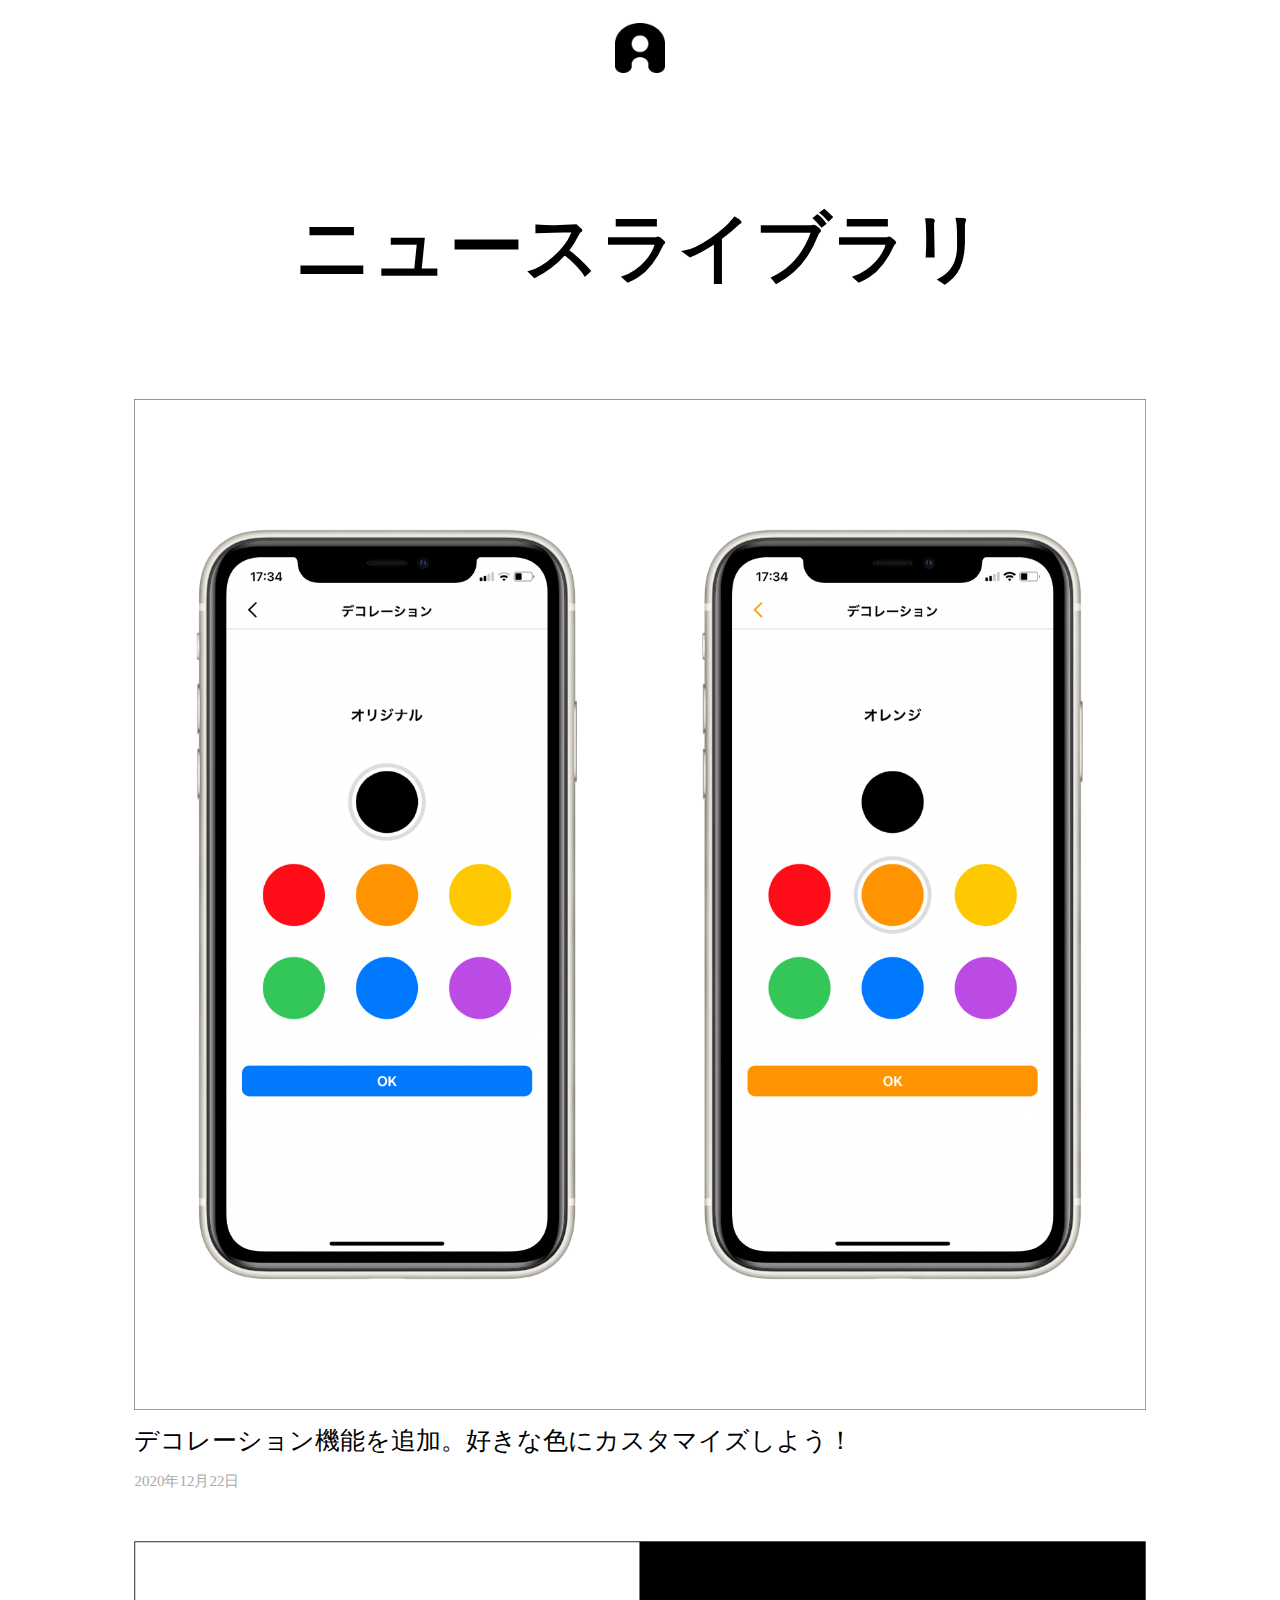
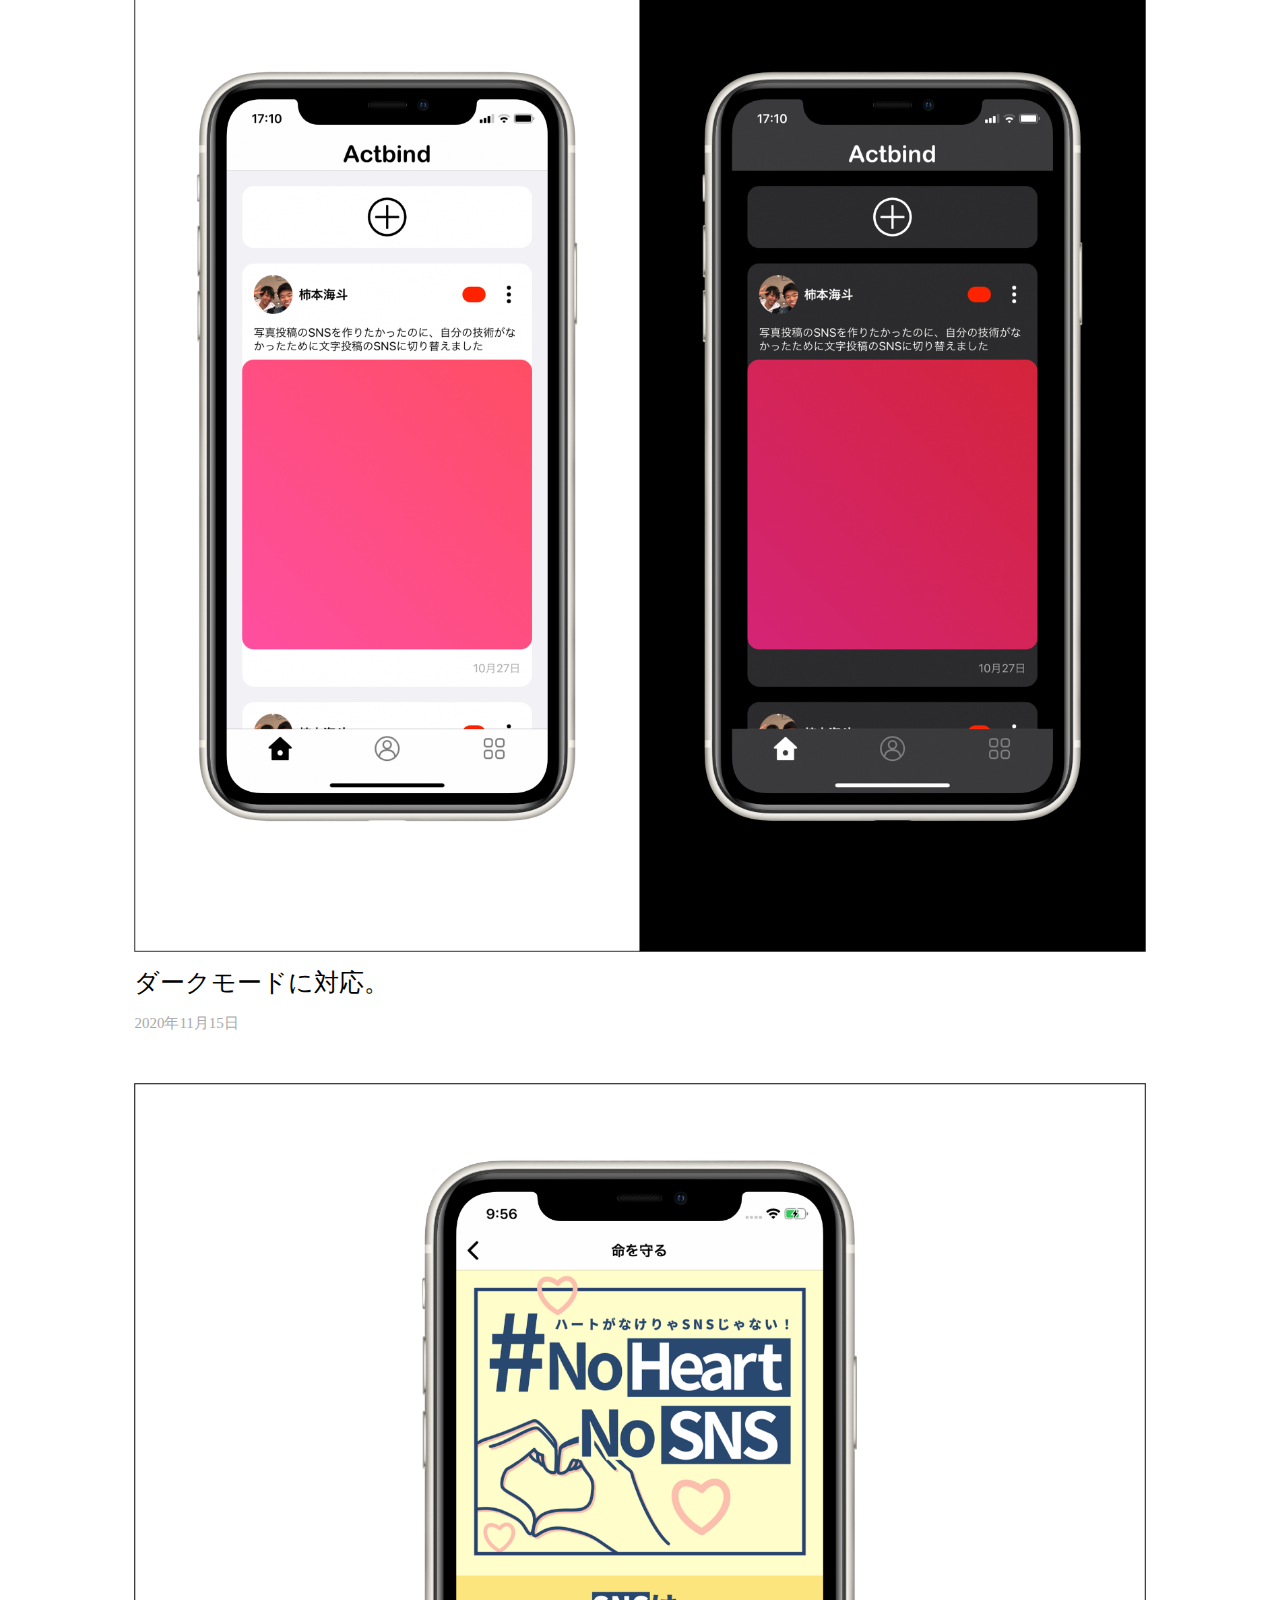
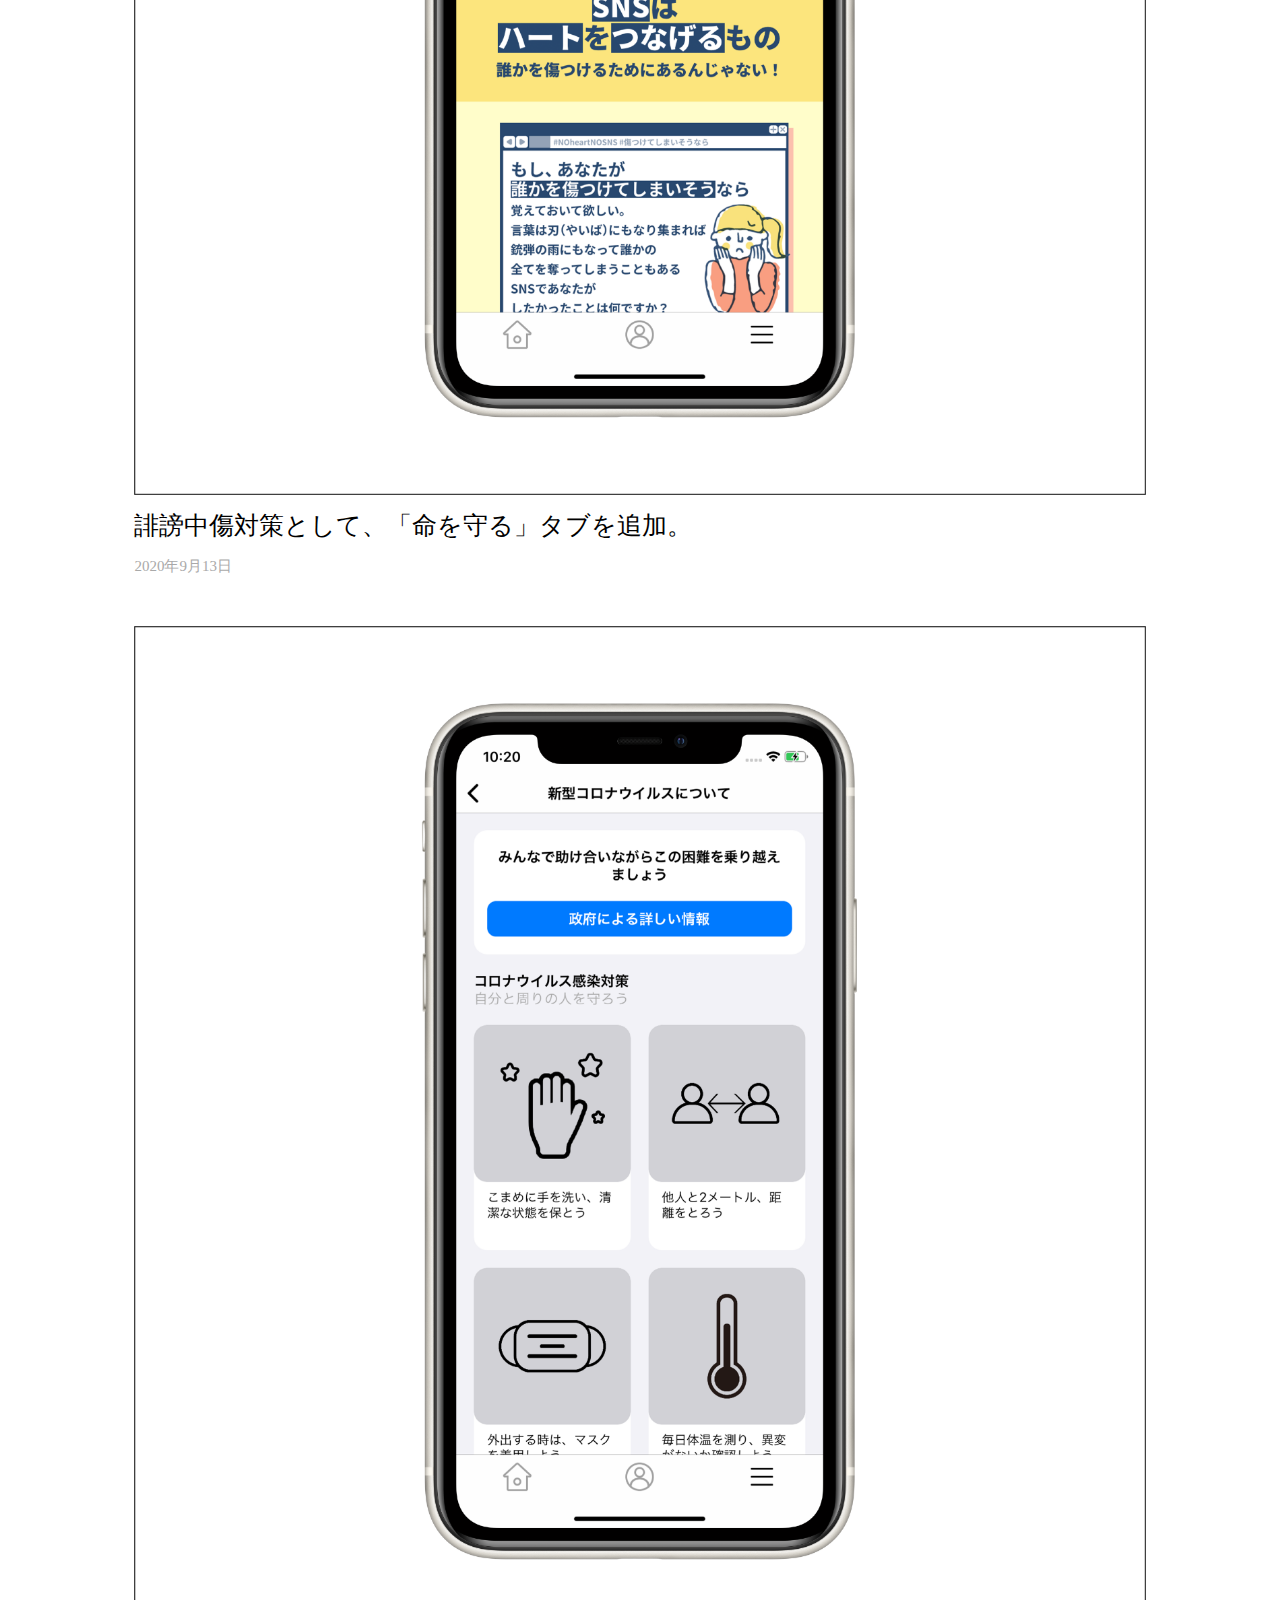
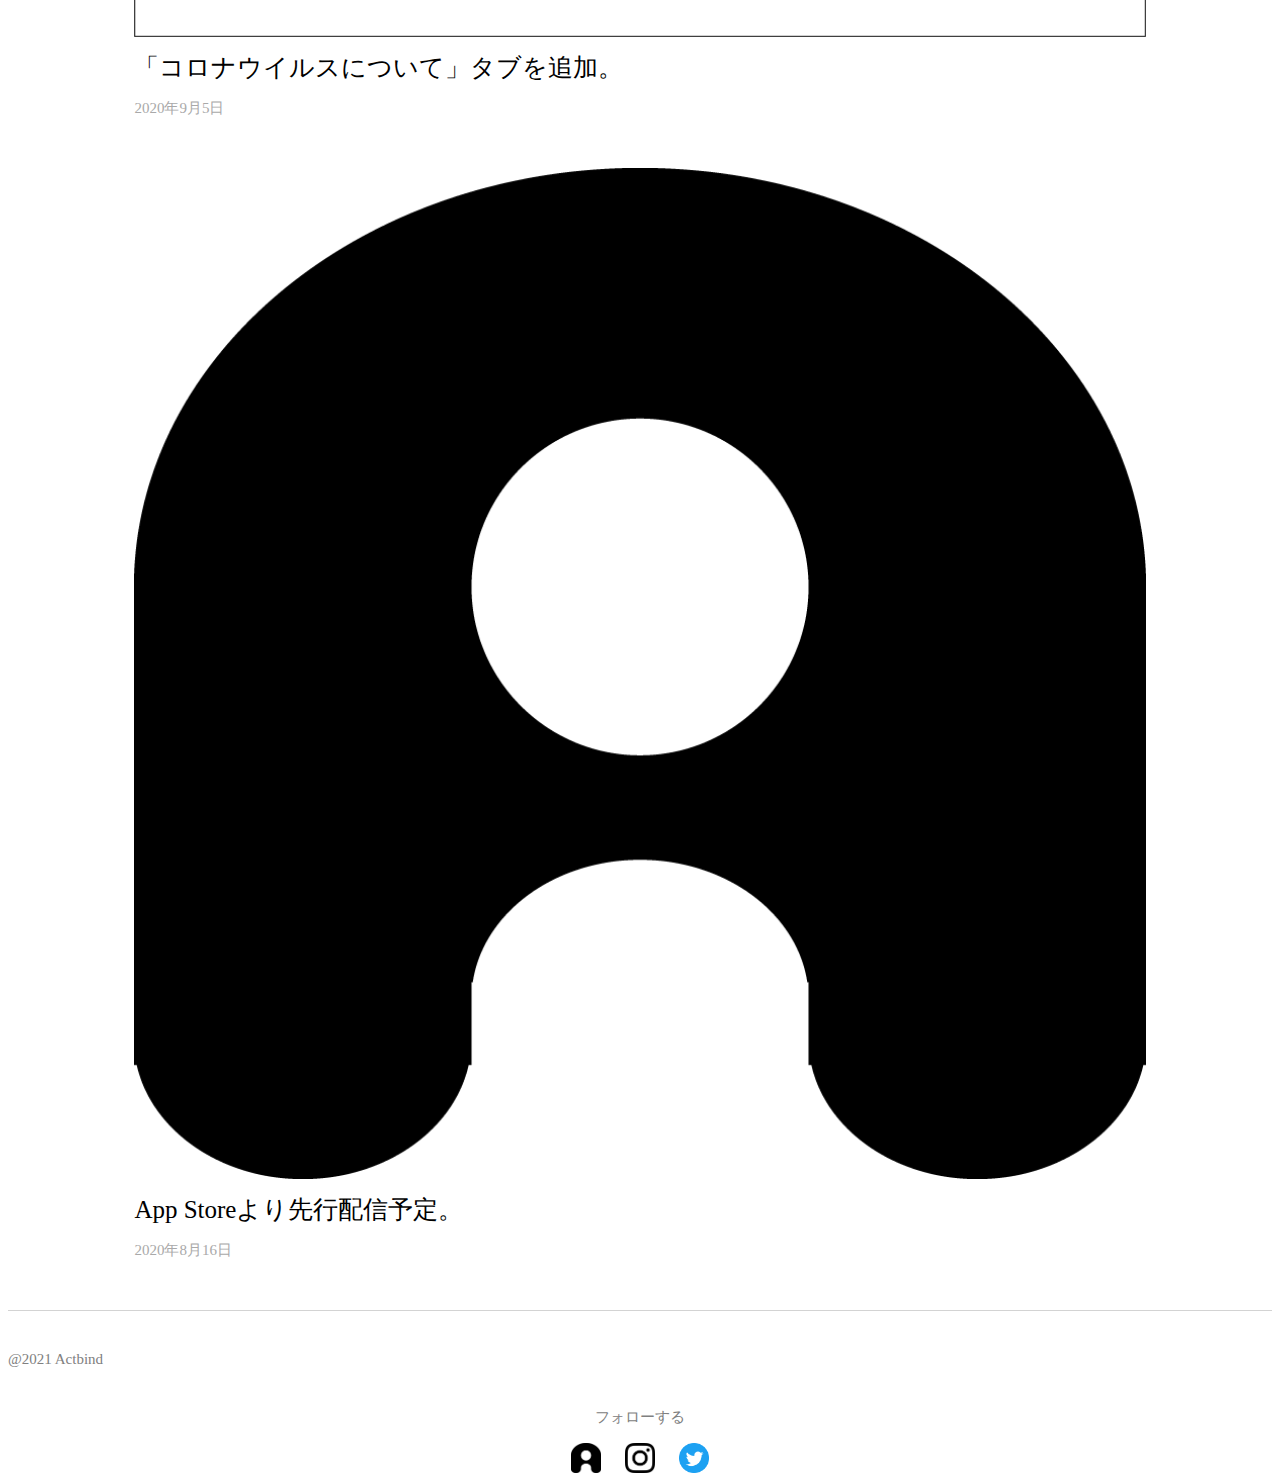
<file: AboutActbind/news/index.html>
<!DOCTYPE html>
<html lang="ja">
    <head>
        <meta charset="utf-8">
        <title>Actbindについて | ニュースライブラリ</title>

        <meta name="viewport" content="width=device-width, initial-scale=1, shrink-to-fit=no">

        <link rel="shortcut icon" href="img/icon.ico" type="image/vnd.microsoft.icon" /> 
        <link rel="icon" href="img/icon.ico" type="image/vnd.microsoft.icon" />
        <link rel="apple-touch-icon" sizes="180x180" href="img/icon.ico">

        <meta property="og:title" content="Actbindについて">
        <meta property="og:type" content="website">
        <meta property="og:description" content="Actbindでは、友達や家族、共通の興味・関心を持つ人たちとつながることができます。">
        <meta property="og:url" content="https://actbind.com">
        <meta property="og:img" content="https://actbind.com/img/sns/twitter.png">

        <link rel="stylesheet" href="https://stackpath.bootstrapcdn.com/bootstrap/4.5.0/css/bootstrap.min.css" integrity="sha384-9aIt2nRpC12Uk9gS9baDl411NQApFmC26EwAOH8WgZl5MYYxFfc+NcPb1dKGj7Sk" crossorigin="anonymous">
        
        <link rel="stylesheet" href="top.css">
    </head>
    <body>
        <header>
            <div class="container">
                <div class="header">
                    <img class="header-logo" src="img/logo.png" alt="ロゴ">
                </div>
            </div>
        </header>

        <main>
            <div class="container">
                <div class="row">
                    <div class="col">
                        <h1>ニュースライブラリ</h1>
                    </div>
                </div>
                <div class="row news-contentu">
                    <div class="col-lg-6 col-md-6 col-sm-12 col-xs-12 news-box ">
                        <img class="news-img" src="img/news/decoration.png" alt="ニュース３">
                        <p class="text-left news-text">デコレーション機能を追加。好きな色にカスタマイズしよう！</p>
                        <p class="text-left news-text-date">2020年12月22日</p>
                    </div>

                    <div class="col-lg-6 col-md-6 col-sm-12 col-xs-12 news-box ">
                        <img class="news-img" src="img/news/litedark.png" alt="ニュース４">
                        <p class="text-left news-text">ダークモードに対応。</p>
                        <p class="text-left news-text-date">2020年11月15日</p>
                    </div>

                    <div class="col-lg-6 col-md-6 col-sm-12 col-xs-12 news-box ">
                        <img class="news-img" src="img/news/inotiwomamoru.png" alt="ニュース１">
                        <p class="text-left news-text">誹謗中傷対策として、「命を守る」タブを追加。</p>
                        <p class="text-left news-text-date">2020年9月13日</p>
                    </div>

                    <div class="col-lg-6 col-md-6 col-sm-12 col-xs-12 news-box ">
                        <img class="news-img" src="img/news/koronauirusu.png" alt="ニュース２">
                        <p class="text-left news-text">「コロナウイルスについて」タブを追加。</p>
                        <p class="text-left news-text-date">2020年9月5日</p>
                    </div>

                    <div class="col-lg-6 col-md-6 col-sm-12 col-xs-12 news-box ">
                        <img class="news-img" src="img/news/logo.png" alt="ニュース２">
                        <p class="text-left news-text">App Storeより先行配信予定。</p>
                        <p class="text-left news-text-date">2020年8月16日</p>
                    </div>
                </div>
            </div>
        </main>
        <footer>
            <div class="container">
                <div class="row ">
                    <div class="col-md-6 col-sm-6 col-6 ">
                        <p class="footer-logo">@2021 Actbind</p>
                    </div>

                    <div class="col-md-6 col-sm-6 col-6 ">
                        <p class="sns-follow">フォローする</p>
                            <ul class="inline">
                                <li><a href="#" target="_blank" rel="noopener noreferrer"><img class="footer-sns" src="img/sns/actbind.png" alt="actbind公式SNS"></a></li>
                                <li><a href="https://www.instagram.com/actbind/" target="_blank" rel="noopener noreferrer"><img class="footer-sns" src="img/sns/instagram.png" alt="instagram公式SNS"></a></li>
                                <li><a href="https://twitter.com/actbind"　target="_blank" rel="noopener noreferrer"><img class="footer-sns" src="img/sns/twitter.png" alt="twitter公式SNS"></a></li>
                            </ul>
                    </div>
                </div>
            </div>
        </footer>
    </body>
</html>
</file>
<file: AboutActbind/news/top.css>
.text-left {
    text-align: left;
  }
  
header {
    height: 90px;
    width: 100%;
    background-color: white;
    text-align: center;
}
  
.header-logo {
    width: 50px;
    height: auto;
    margin: 15px;
}
  
main {
    margin: 0%;
    background-size: cover;
    color: white;
    text-align: center;
}
  
.container {
    width: 100%;
    margin: 0px auto;
}

h1 {
    font-size: 75px;
    font-weight: bold;
    color: black;
    text-align: center;
    margin: 100px 0px 0px 0px;
}

.news-contentu {
    margin: 100px 0px 50px 0px;
}

.news-box {
    margin-bottom: 50px;
}
  
.news-img {
    width: 80%;
    height: auto;
}
  
.news-text {
    padding-left: 10%;
    padding-right: 10%;
    font-size: 25px;
    color: black;
    margin: 10px 0px;
}

.news-text-date {
    padding-left: 10%;
    padding-right: 10%;
    font-size: 15px;
    color: darkgray;
    margin-bottom: 30px;
}

footer {
    height: 100px;
    width: 100%;
    border-top: solid 1px lightgray;
}
  
.footer-logo {
    font-size: 15px;
    font-family: Arial Rounded MT Bold;
    color: grey;
    text-align: left;
    margin: 40px 0px;
}
  
ul {
    list-style-type: none;
    padding-left: 0;
}
  
.inline {
    text-align: center;
}
  
.inline li {
    display: inline;
}
  
.sns-follow {
    font-size: 15px;
    color: grey;
    text-align: center;
    margin: 20px 0px 10px;
}
  
li {
    display: inline-block;
    width: 30px;
    height: auto;
    margin: 10px;
}
  
.footer-sns {
    width: 30px;
    height: auto;
}
</file>
